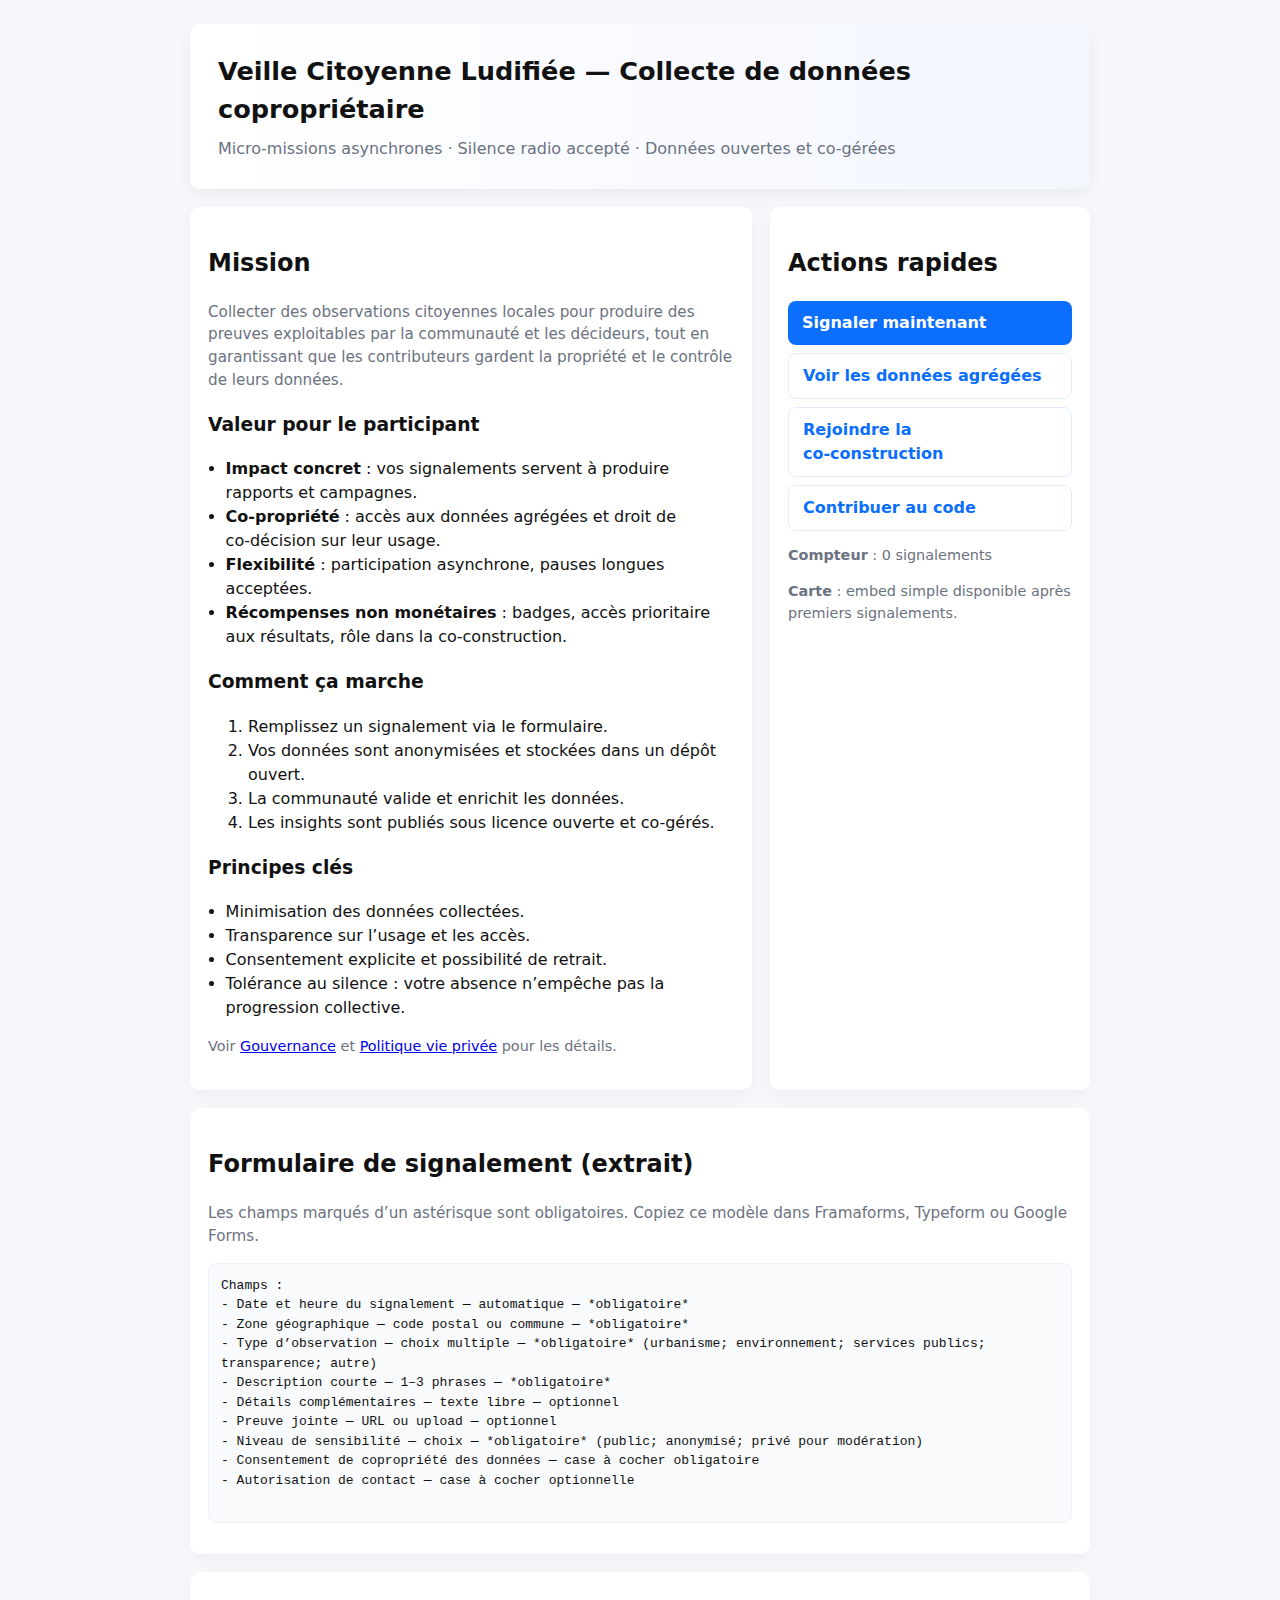
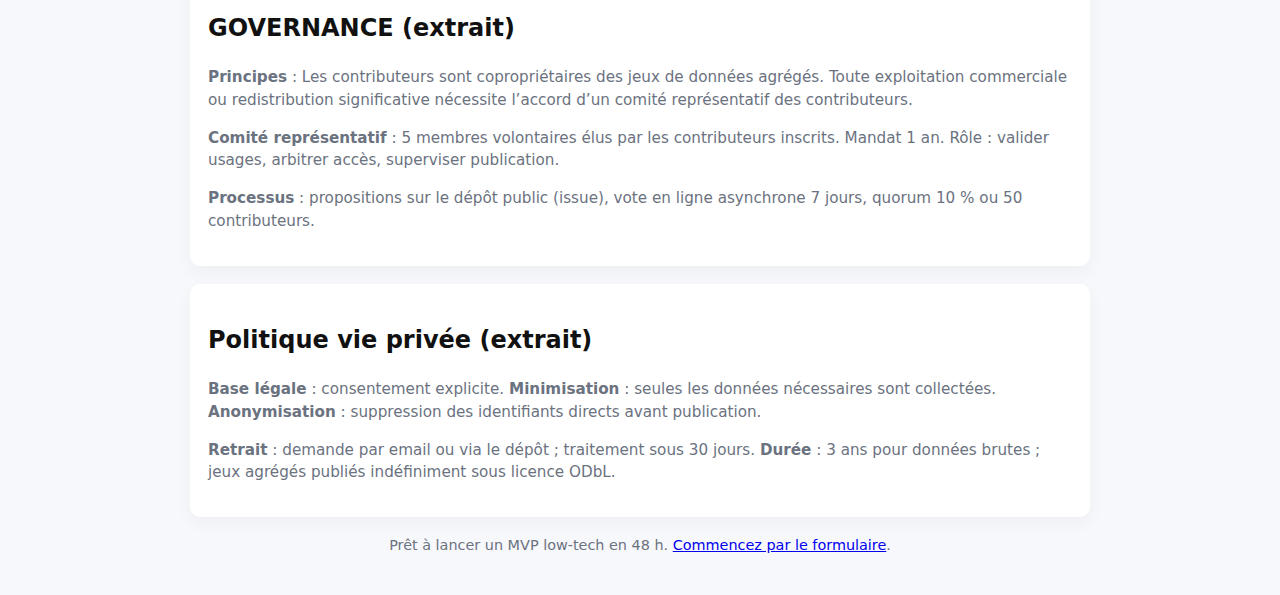
<file: index.html>
<!doctype html>
<html lang="fr">
<head>
  <meta charset="utf-8" />
  <meta name="viewport" content="width=device-width,initial-scale=1" />
  <title>Veille Citoyenne Ludifiée — Collecte de données copropriétaire</title>
  <meta name="description" content="Micro‑missions asynchrones · Silence radio accepté · Données ouvertes et co‑gérées" />
  <style>
    :root{--bg:#f7f8fb;--card:#ffffff;--accent:#0b6efd;--muted:#6b7280;--maxw:900px}
    body{font-family:system-ui,-apple-system,Segoe UI,Roboto,"Helvetica Neue",Arial;line-height:1.5;color:#111;background:var(--bg);margin:0;padding:24px;display:flex;justify-content:center}
    .wrap{max-width:var(--maxw);width:100%}
    header{background:linear-gradient(90deg,#fff 0,#f3f6ff 100%);padding:28px;border-radius:10px;box-shadow:0 6px 18px rgba(12,20,40,0.06);margin-bottom:18px}
    h1{margin:0 0 8px;font-size:1.6rem}
    p.lead{margin:0;color:var(--muted)}
    .grid{display:grid;grid-template-columns:1fr 320px;gap:18px}
    .card{background:var(--card);padding:18px;border-radius:10px;box-shadow:0 6px 18px rgba(12,20,40,0.04)}
    .small{font-size:0.95rem;color:var(--muted)}
    ul{padding-left:1.1rem}
    .cta{display:flex;flex-direction:column;gap:8px}
    .btn{display:inline-block;padding:10px 14px;border-radius:8px;text-decoration:none;color:#fff;background:var(--accent);font-weight:600}
    .btn.ghost{background:transparent;color:var(--accent);border:1px solid rgba(11,110,253,0.12)}
    .meta{font-size:0.9rem;color:var(--muted);margin-top:12px}
    footer{margin-top:18px;text-align:center;color:var(--muted);font-size:0.9rem}
    @media(max-width:880px){.grid{grid-template-columns:1fr;}.card{padding:14px}}
    code{background:#f3f4f6;padding:2px 6px;border-radius:6px;font-family:monospace;font-size:0.95em}
  </style>
</head>
<body>
  <main class="wrap" role="main" aria-labelledby="page-title">
    <header>
      <h1 id="page-title">Veille Citoyenne Ludifiée — Collecte de données copropriétaire</h1>
      <p class="lead">Micro‑missions asynchrones · Silence radio accepté · Données ouvertes et co‑gérées</p>
    </header>

    <div class="grid">
      <section class="card" aria-labelledby="mission-title">
        <h2 id="mission-title">Mission</h2>
        <p class="small">Collecter des observations citoyennes locales pour produire des preuves exploitables par la communauté et les décideurs, tout en garantissant que les contributeurs gardent la propriété et le contrôle de leurs données.</p>

        <h3>Valeur pour le participant</h3>
        <ul>
          <li><strong>Impact concret</strong> : vos signalements servent à produire rapports et campagnes.</li>
          <li><strong>Co‑propriété</strong> : accès aux données agrégées et droit de co‑décision sur leur usage.</li>
          <li><strong>Flexibilité</strong> : participation asynchrone, pauses longues acceptées.</li>
          <li><strong>Récompenses non monétaires</strong> : badges, accès prioritaire aux résultats, rôle dans la co‑construction.</li>
        </ul>

        <h3>Comment ça marche</h3>
        <ol>
          <li>Remplissez un signalement via le formulaire.</li>
          <li>Vos données sont anonymisées et stockées dans un dépôt ouvert.</li>
          <li>La communauté valide et enrichit les données.</li>
          <li>Les insights sont publiés sous licence ouverte et co‑gérés.</li>
        </ol>

        <h3>Principes clés</h3>
        <ul>
          <li>Minimisation des données collectées.</li>
          <li>Transparence sur l’usage et les accès.</li>
          <li>Consentement explicite et possibilité de retrait.</li>
          <li>Tolérance au silence : votre absence n’empêche pas la progression collective.</li>
        </ul>

        <p class="meta">Voir <a href="#governance">Gouvernance</a> et <a href="#privacy">Politique vie privée</a> pour les détails.</p>
      </section>

      <aside class="card" aria-labelledby="actions-title">
        <h2 id="actions-title">Actions rapides</h2>
        <div class="cta">
          <a class="btn" href="https://example.org/form" id="report-link">Signaler maintenant</a>
          <a class="btn ghost" href="https://example.org/data.csv" id="data-link">Voir les données agrégées</a>
          <a class="btn ghost" href="https://example.org/join" id="join-link">Rejoindre la co‑construction</a>
          <a class="btn ghost" href="https://github.com/example/repo" id="code-link">Contribuer au code</a>
        </div>

        <div class="meta" aria-hidden="false">
          <p><strong>Compteur</strong> : <span id="counter">0</span> signalements</p>
          <p><strong>Carte</strong> : embed simple disponible après premiers signalements.</p>
        </div>
      </aside>
    </div>

    <section class="card" id="form-section" aria-labelledby="form-title" style="margin-top:18px">
      <h2 id="form-title">Formulaire de signalement (extrait)</h2>
      <p class="small">Les champs marqués d’un astérisque sont obligatoires. Copiez ce modèle dans Framaforms, Typeform ou Google Forms.</p>

      <pre style="white-space:pre-wrap;background:#f8fafc;padding:12px;border-radius:8px;border:1px solid #eef2ff">
Champs :
- Date et heure du signalement — automatique — *obligatoire*
- Zone géographique — code postal ou commune — *obligatoire*
- Type d’observation — choix multiple — *obligatoire* (urbanisme; environnement; services publics; transparence; autre)
- Description courte — 1–3 phrases — *obligatoire*
- Détails complémentaires — texte libre — optionnel
- Preuve jointe — URL ou upload — optionnel
- Niveau de sensibilité — choix — *obligatoire* (public; anonymisé; privé pour modération)
- Consentement de copropriété des données — case à cocher obligatoire
- Autorisation de contact — case à cocher optionnelle
      </pre>
    </section>

    <section class="card" id="governance" aria-labelledby="gov-title" style="margin-top:18px">
      <h2 id="gov-title">GOVERNANCE (extrait)</h2>
      <p class="small"><strong>Principes</strong> : Les contributeurs sont copropriétaires des jeux de données agrégés. Toute exploitation commerciale ou redistribution significative nécessite l’accord d’un comité représentatif des contributeurs.</p>

      <p class="small"><strong>Comité représentatif</strong> : 5 membres volontaires élus par les contributeurs inscrits. Mandat 1 an. Rôle : valider usages, arbitrer accès, superviser publication.</p>

      <p class="small"><strong>Processus</strong> : propositions sur le dépôt public (issue), vote en ligne asynchrone 7 jours, quorum 10 % ou 50 contributeurs.</p>
    </section>

    <section class="card" id="privacy" aria-labelledby="privacy-title" style="margin-top:18px">
      <h2 id="privacy-title">Politique vie privée (extrait)</h2>
      <p class="small"><strong>Base légale</strong> : consentement explicite. <strong>Minimisation</strong> : seules les données nécessaires sont collectées. <strong>Anonymisation</strong> : suppression des identifiants directs avant publication.</p>

      <p class="small"><strong>Retrait</strong> : demande par email ou via le dépôt ; traitement sous 30 jours. <strong>Durée</strong> : 3 ans pour données brutes ; jeux agrégés publiés indéfiniment sous licence ODbL.</p>
    </section>

    <footer>
      <p>Prêt à lancer un MVP low‑tech en 48 h. <a href="#form-section">Commencez par le formulaire</a>.</p>
    </footer>
  </main>

  <script>
    // Petit script client pour compteur et liens de démonstration (à remplacer par données réelles)
    (function(){
      // compteur simulé
      var counter = document.getElementById('counter');
      var stored = localStorage.getItem('vc_count') || '0';
      counter.textContent = stored;

      // liens placeholders : remplacez les href par vos URLs réelles
      document.getElementById('report-link').href = 'https://example.org/form';
      document.getElementById('data-link').href = 'https://example.org/data.csv';
      document.getElementById('join-link').href = 'https://example.org/join';
      document.getElementById('code-link').href = 'https://github.com/example/repo';
    })();
  </script>
</body>
</html>
</file>
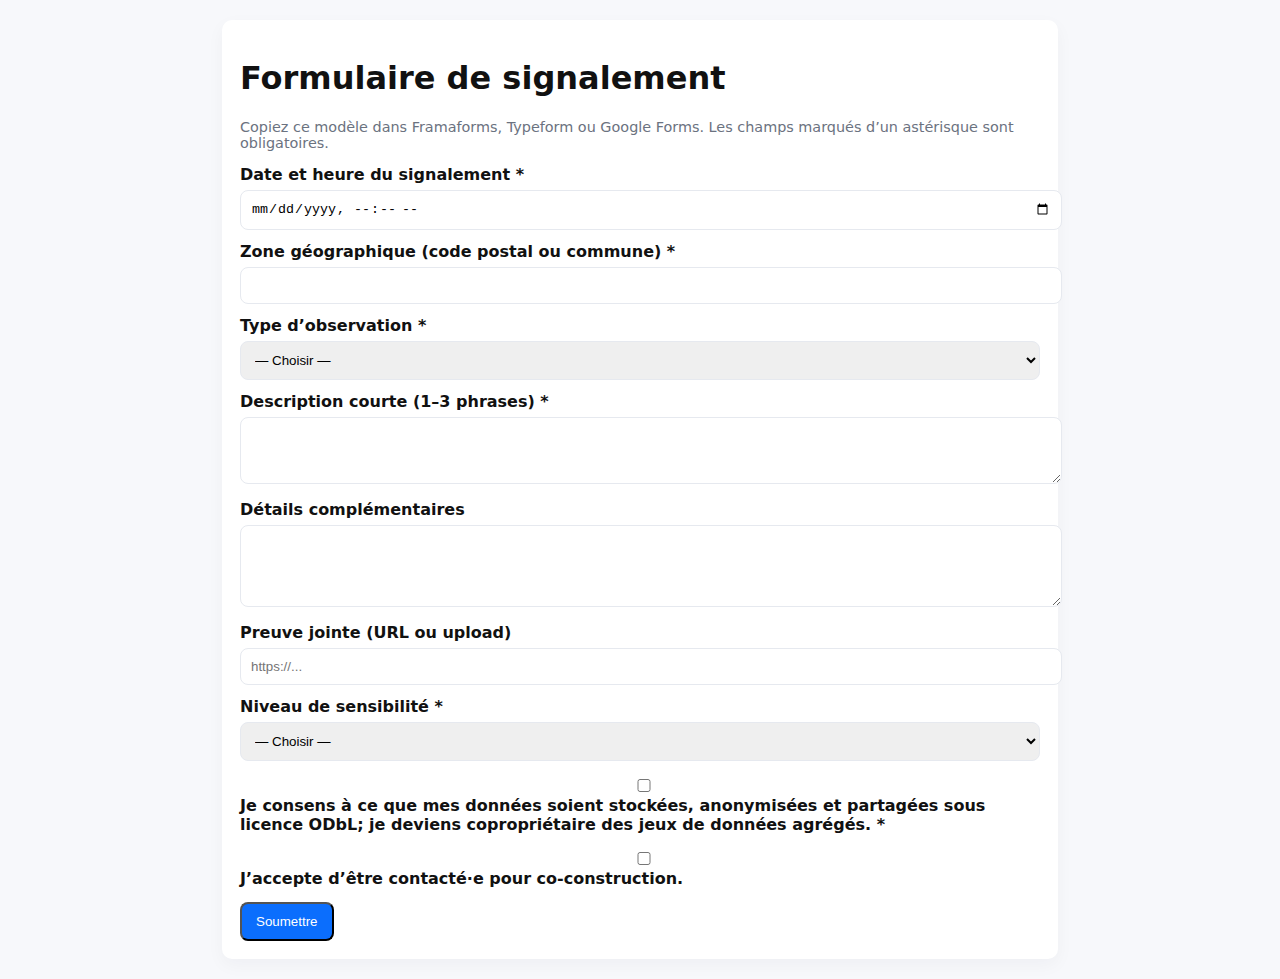
<file: form.html>
<!doctype html>
<html lang="fr">
<head>
  <meta charset="utf-8" />
  <meta name="viewport" content="width=device-width,initial-scale=1" />
  <title>Formulaire — Veille Citoyenne Ludifiée</title>
  <style>
    body{font-family:system-ui,Arial;margin:20px;background:#f7f8fb;color:#111}
    .wrap{max-width:800px;margin:0 auto;background:#fff;padding:18px;border-radius:10px;box-shadow:0 6px 18px rgba(12,20,40,0.04)}
    label{display:block;margin-top:12px;font-weight:600}
    input,textarea,select{width:100%;padding:10px;margin-top:6px;border:1px solid #e6e9ef;border-radius:8px}
    .hint{font-size:0.9rem;color:#6b7280;margin-top:6px}
    .btn{display:inline-block;margin-top:14px;padding:10px 14px;background:#0b6efd;color:#fff;border-radius:8px;text-decoration:none}
  </style>
</head>
<body>
  <main class="wrap">
    <h1>Formulaire de signalement</h1>
    <p class="hint">Copiez ce modèle dans Framaforms, Typeform ou Google Forms. Les champs marqués d’un astérisque sont obligatoires.</p>

    <form>
      <label>Date et heure du signalement *</label>
      <input type="datetime-local" name="date" required />

      <label>Zone géographique (code postal ou commune) *</label>
      <input type="text" name="commune" required />

      <label>Type d’observation *</label>
      <select name="type_observation" required>
        <option value="">— Choisir —</option>
        <option>urbanisme</option>
        <option>environnement</option>
        <option>services publics</option>
        <option>transparence</option>
        <option>autre</option>
      </select>

      <label>Description courte (1–3 phrases) *</label>
      <textarea name="description_courte" rows="3" required></textarea>

      <label>Détails complémentaires</label>
      <textarea name="details" rows="4"></textarea>

      <label>Preuve jointe (URL ou upload)</label>
      <input type="url" name="preuve_url" placeholder="https://..." />

      <label>Niveau de sensibilité *</label>
      <select name="niveau_sensibilite" required>
        <option value="">— Choisir —</option>
        <option>public</option>
        <option>anonymisé</option>
        <option>privé pour modération</option>
      </select>

      <label><input type="checkbox" name="consentement" required /> Je consens à ce que mes données soient stockées, anonymisées et partagées sous licence ODbL; je deviens copropriétaire des jeux de données agrégés. *</label>

      <label><input type="checkbox" name="autorisation_contact" /> J’accepte d’être contacté·e pour co‑construction.</label>

      <button class="btn" type="submit">Soumettre</button>
    </form>
  </main>
</body>
</html>
</file>
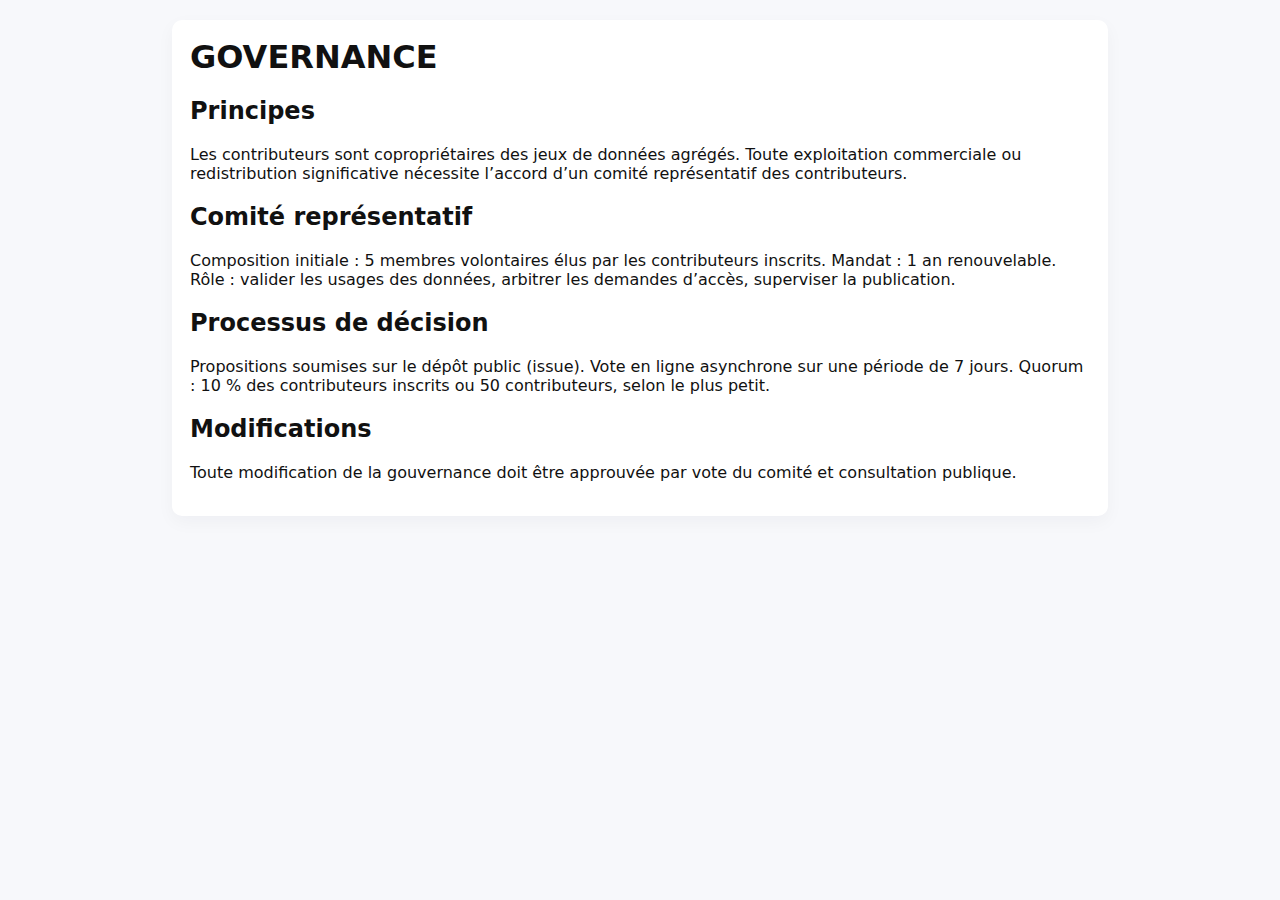
<file: GOVERNANCE.html>
<!doctype html>
<html lang="fr">
<head>
  <meta charset="utf-8" />
  <meta name="viewport" content="width=device-width,initial-scale=1" />
  <title>Gouvernance — Veille Citoyenne Ludifiée</title>
  <style>body{font-family:system-ui,Arial;margin:20px;background:#f7f8fb;color:#111}.wrap{max-width:900px;margin:0 auto;background:#fff;padding:18px;border-radius:10px;box-shadow:0 6px 18px rgba(12,20,40,0.04)}h1{margin-top:0}.section{margin-top:12px}</style>
</head>
<body>
  <main class="wrap">
    <h1>GOVERNANCE</h1>

    <section class="section">
      <h2>Principes</h2>
      <p>Les contributeurs sont copropriétaires des jeux de données agrégés. Toute exploitation commerciale ou redistribution significative nécessite l’accord d’un comité représentatif des contributeurs.</p>
    </section>

    <section class="section">
      <h2>Comité représentatif</h2>
      <p>Composition initiale : 5 membres volontaires élus par les contributeurs inscrits. Mandat : 1 an renouvelable. Rôle : valider les usages des données, arbitrer les demandes d’accès, superviser la publication.</p>
    </section>

    <section class="section">
      <h2>Processus de décision</h2>
      <p>Propositions soumises sur le dépôt public (issue). Vote en ligne asynchrone sur une période de 7 jours. Quorum : 10 % des contributeurs inscrits ou 50 contributeurs, selon le plus petit.</p>
    </section>

    <section class="section">
      <h2>Modifications</h2>
      <p>Toute modification de la gouvernance doit être approuvée par vote du comité et consultation publique.</p>
    </section>
  </main>
</body>
</html>
</file>
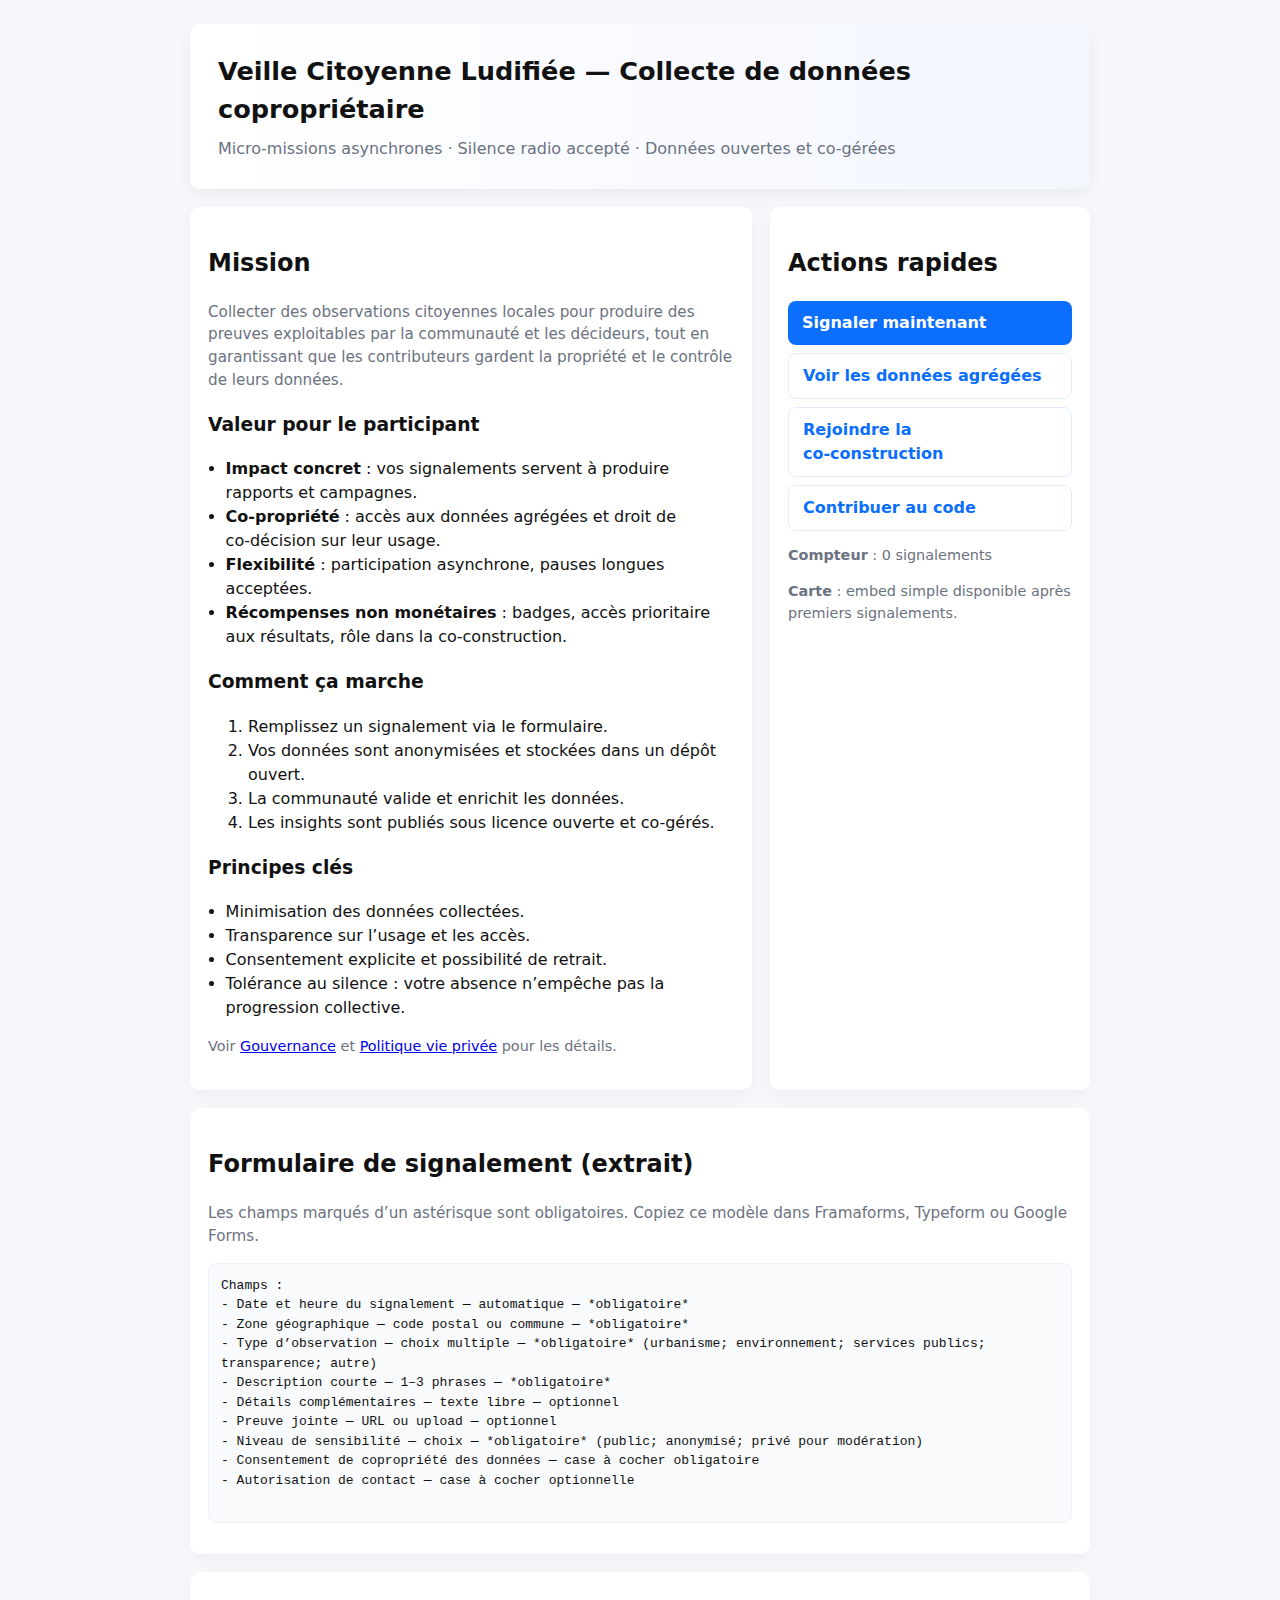
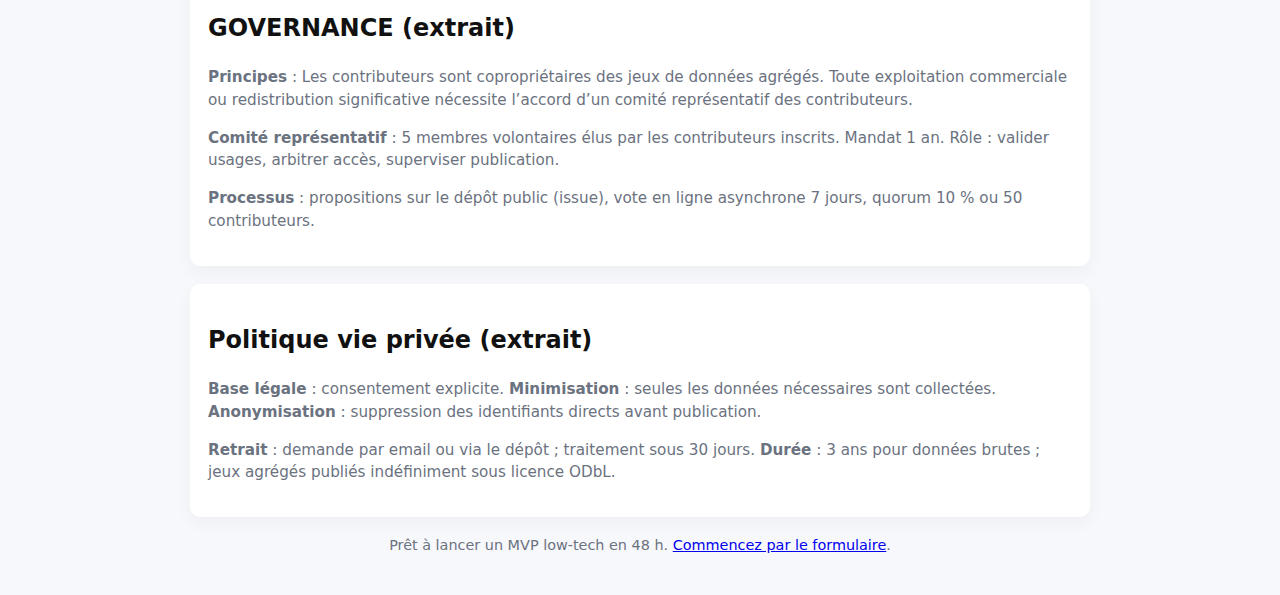
<file: home.html>
<!doctype html>
<html lang="fr">
<head>
  <meta charset="utf-8" />
  <meta name="viewport" content="width=device-width,initial-scale=1" />
  <title>Veille Citoyenne Ludifiée — Collecte de données copropriétaire</title>
  <meta name="description" content="Micro‑missions asynchrones · Silence radio accepté · Données ouvertes et co‑gérées" />
  <style>
    :root{--bg:#f7f8fb;--card:#ffffff;--accent:#0b6efd;--muted:#6b7280;--maxw:900px}
    body{font-family:system-ui,-apple-system,Segoe UI,Roboto,"Helvetica Neue",Arial;line-height:1.5;color:#111;background:var(--bg);margin:0;padding:24px;display:flex;justify-content:center}
    .wrap{max-width:var(--maxw);width:100%}
    header{background:linear-gradient(90deg,#fff 0,#f3f6ff 100%);padding:28px;border-radius:10px;box-shadow:0 6px 18px rgba(12,20,40,0.06);margin-bottom:18px}
    h1{margin:0 0 8px;font-size:1.6rem}
    p.lead{margin:0;color:var(--muted)}
    .grid{display:grid;grid-template-columns:1fr 320px;gap:18px}
    .card{background:var(--card);padding:18px;border-radius:10px;box-shadow:0 6px 18px rgba(12,20,40,0.04)}
    .small{font-size:0.95rem;color:var(--muted)}
    ul{padding-left:1.1rem}
    .cta{display:flex;flex-direction:column;gap:8px}
    .btn{display:inline-block;padding:10px 14px;border-radius:8px;text-decoration:none;color:#fff;background:var(--accent);font-weight:600}
    .btn.ghost{background:transparent;color:var(--accent);border:1px solid rgba(11,110,253,0.12)}
    .meta{font-size:0.9rem;color:var(--muted);margin-top:12px}
    footer{margin-top:18px;text-align:center;color:var(--muted);font-size:0.9rem}
    @media(max-width:880px){.grid{grid-template-columns:1fr;}.card{padding:14px}}
    code{background:#f3f4f6;padding:2px 6px;border-radius:6px;font-family:monospace;font-size:0.95em}
  </style>
</head>
<body>
  <main class="wrap" role="main" aria-labelledby="page-title">
    <header>
      <h1 id="page-title">Veille Citoyenne Ludifiée — Collecte de données copropriétaire</h1>
      <p class="lead">Micro‑missions asynchrones · Silence radio accepté · Données ouvertes et co‑gérées</p>
    </header>

    <div class="grid">
      <section class="card" aria-labelledby="mission-title">
        <h2 id="mission-title">Mission</h2>
        <p class="small">Collecter des observations citoyennes locales pour produire des preuves exploitables par la communauté et les décideurs, tout en garantissant que les contributeurs gardent la propriété et le contrôle de leurs données.</p>

        <h3>Valeur pour le participant</h3>
        <ul>
          <li><strong>Impact concret</strong> : vos signalements servent à produire rapports et campagnes.</li>
          <li><strong>Co‑propriété</strong> : accès aux données agrégées et droit de co‑décision sur leur usage.</li>
          <li><strong>Flexibilité</strong> : participation asynchrone, pauses longues acceptées.</li>
          <li><strong>Récompenses non monétaires</strong> : badges, accès prioritaire aux résultats, rôle dans la co‑construction.</li>
        </ul>

        <h3>Comment ça marche</h3>
        <ol>
          <li>Remplissez un signalement via le formulaire.</li>
          <li>Vos données sont anonymisées et stockées dans un dépôt ouvert.</li>
          <li>La communauté valide et enrichit les données.</li>
          <li>Les insights sont publiés sous licence ouverte et co‑gérés.</li>
        </ol>

        <h3>Principes clés</h3>
        <ul>
          <li>Minimisation des données collectées.</li>
          <li>Transparence sur l’usage et les accès.</li>
          <li>Consentement explicite et possibilité de retrait.</li>
          <li>Tolérance au silence : votre absence n’empêche pas la progression collective.</li>
        </ul>

        <p class="meta">Voir <a href="#governance">Gouvernance</a> et <a href="#privacy">Politique vie privée</a> pour les détails.</p>
      </section>

      <aside class="card" aria-labelledby="actions-title">
        <h2 id="actions-title">Actions rapides</h2>
        <div class="cta">
          <a class="btn" href="https://example.org/form" id="report-link">Signaler maintenant</a>
          <a class="btn ghost" href="https://example.org/data.csv" id="data-link">Voir les données agrégées</a>
          <a class="btn ghost" href="https://example.org/join" id="join-link">Rejoindre la co‑construction</a>
          <a class="btn ghost" href="https://github.com/example/repo" id="code-link">Contribuer au code</a>
        </div>

        <div class="meta" aria-hidden="false">
          <p><strong>Compteur</strong> : <span id="counter">0</span> signalements</p>
          <p><strong>Carte</strong> : embed simple disponible après premiers signalements.</p>
        </div>
      </aside>
    </div>

    <section class="card" id="form-section" aria-labelledby="form-title" style="margin-top:18px">
      <h2 id="form-title">Formulaire de signalement (extrait)</h2>
      <p class="small">Les champs marqués d’un astérisque sont obligatoires. Copiez ce modèle dans Framaforms, Typeform ou Google Forms.</p>

      <pre style="white-space:pre-wrap;background:#f8fafc;padding:12px;border-radius:8px;border:1px solid #eef2ff">
Champs :
- Date et heure du signalement — automatique — *obligatoire*
- Zone géographique — code postal ou commune — *obligatoire*
- Type d’observation — choix multiple — *obligatoire* (urbanisme; environnement; services publics; transparence; autre)
- Description courte — 1–3 phrases — *obligatoire*
- Détails complémentaires — texte libre — optionnel
- Preuve jointe — URL ou upload — optionnel
- Niveau de sensibilité — choix — *obligatoire* (public; anonymisé; privé pour modération)
- Consentement de copropriété des données — case à cocher obligatoire
- Autorisation de contact — case à cocher optionnelle
      </pre>
    </section>

    <section class="card" id="governance" aria-labelledby="gov-title" style="margin-top:18px">
      <h2 id="gov-title">GOVERNANCE (extrait)</h2>
      <p class="small"><strong>Principes</strong> : Les contributeurs sont copropriétaires des jeux de données agrégés. Toute exploitation commerciale ou redistribution significative nécessite l’accord d’un comité représentatif des contributeurs.</p>

      <p class="small"><strong>Comité représentatif</strong> : 5 membres volontaires élus par les contributeurs inscrits. Mandat 1 an. Rôle : valider usages, arbitrer accès, superviser publication.</p>

      <p class="small"><strong>Processus</strong> : propositions sur le dépôt public (issue), vote en ligne asynchrone 7 jours, quorum 10 % ou 50 contributeurs.</p>
    </section>

    <section class="card" id="privacy" aria-labelledby="privacy-title" style="margin-top:18px">
      <h2 id="privacy-title">Politique vie privée (extrait)</h2>
      <p class="small"><strong>Base légale</strong> : consentement explicite. <strong>Minimisation</strong> : seules les données nécessaires sont collectées. <strong>Anonymisation</strong> : suppression des identifiants directs avant publication.</p>

      <p class="small"><strong>Retrait</strong> : demande par email ou via le dépôt ; traitement sous 30 jours. <strong>Durée</strong> : 3 ans pour données brutes ; jeux agrégés publiés indéfiniment sous licence ODbL.</p>
    </section>

    <footer>
      <p>Prêt à lancer un MVP low‑tech en 48 h. <a href="#form-section">Commencez par le formulaire</a>.</p>
    </footer>
  </main>

  <script>
    // Petit script client pour compteur et liens de démonstration (à remplacer par données réelles)
    (function(){
      // compteur simulé
      var counter = document.getElementById('counter');
      var stored = localStorage.getItem('vc_count') || '0';
      counter.textContent = stored;

      // liens placeholders : remplacez les href par vos URLs réelles
      document.getElementById('report-link').href = 'https://example.org/form';
      document.getElementById('data-link').href = 'https://example.org/data.csv';
      document.getElementById('join-link').href = 'https://example.org/join';
      document.getElementById('code-link').href = 'https://github.com/example/repo';
    })();
  </script>
</body>
</html>
</file>
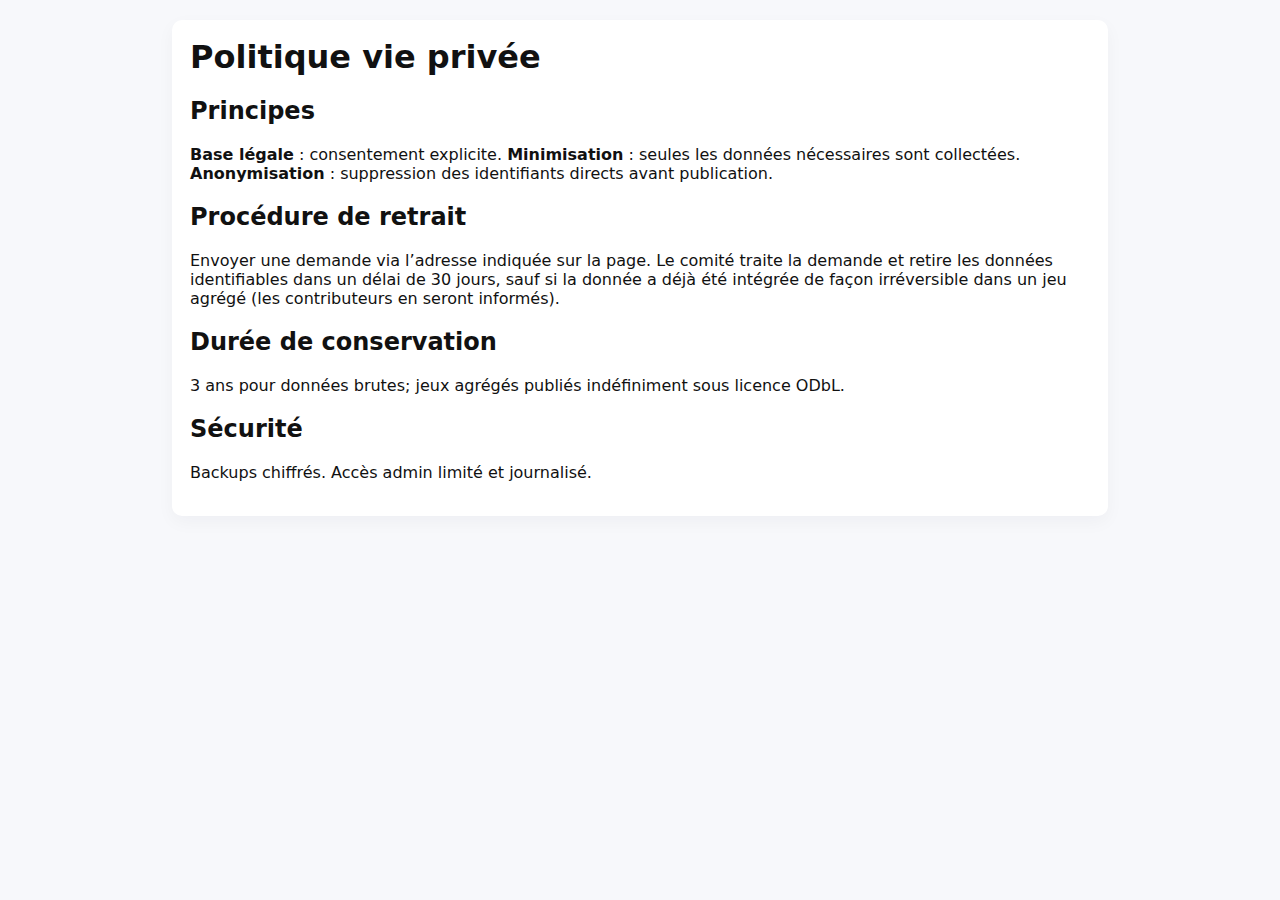
<file: PRIVACY.html>
<!doctype html>
<html lang="fr">
<head>
  <meta charset="utf-8" />
  <meta name="viewport" content="width=device-width,initial-scale=1" />
  <title>Politique vie privée — Veille Citoyenne Ludifiée</title>
  <style>body{font-family:system-ui,Arial;margin:20px;background:#f7f8fb;color:#111}.wrap{max-width:900px;margin:0 auto;background:#fff;padding:18px;border-radius:10px;box-shadow:0 6px 18px rgba(12,20,40,0.04)}h1{margin-top:0}.section{margin-top:12px}</style>
</head>
<body>
  <main class="wrap">
    <h1>Politique vie privée</h1>

    <section class="section">
      <h2>Principes</h2>
      <p><strong>Base légale</strong> : consentement explicite. <strong>Minimisation</strong> : seules les données nécessaires sont collectées. <strong>Anonymisation</strong> : suppression des identifiants directs avant publication.</p>
    </section>

    <section class="section">
      <h2>Procédure de retrait</h2>
      <p>Envoyer une demande via l’adresse indiquée sur la page. Le comité traite la demande et retire les données identifiables dans un délai de 30 jours, sauf si la donnée a déjà été intégrée de façon irréversible dans un jeu agrégé (les contributeurs en seront informés).</p>
    </section>

    <section class="section">
      <h2>Durée de conservation</h2>
      <p>3 ans pour données brutes; jeux agrégés publiés indéfiniment sous licence ODbL.</p>
    </section>

    <section class="section">
      <h2>Sécurité</h2>
      <p>Backups chiffrés. Accès admin limité et journalisé.</p>
    </section>
  </main>
</body>
</html>
</file>
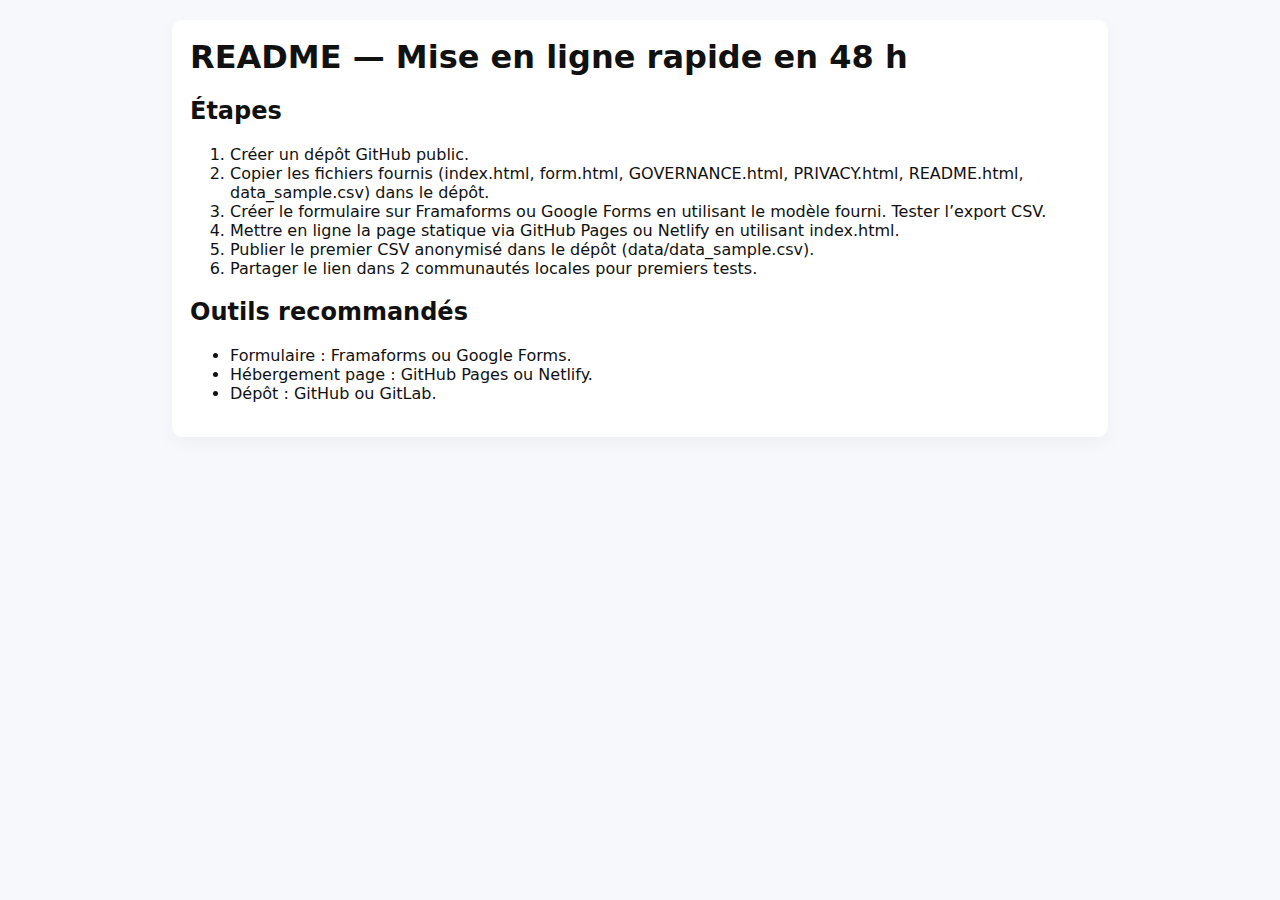
<file: README.html>
<!doctype html>
<html lang="fr">
<head>
  <meta charset="utf-8" />
  <meta name="viewport" content="width=device-width,initial-scale=1" />
  <title>README — Mise en ligne rapide</title>
  <style>body{font-family:system-ui,Arial;margin:20px;background:#f7f8fb;color:#111}.wrap{max-width:900px;margin:0 auto;background:#fff;padding:18px;border-radius:10px;box-shadow:0 6px 18px rgba(12,20,40,0.04)}h1{margin-top:0}.step{margin-top:12px}</style>
</head>
<body>
  <main class="wrap">
    <h1>README — Mise en ligne rapide en 48 h</h1>

    <div class="step">
      <h2>Étapes</h2>
      <ol>
        <li>Créer un dépôt GitHub public.</li>
        <li>Copier les fichiers fournis (index.html, form.html, GOVERNANCE.html, PRIVACY.html, README.html, data_sample.csv) dans le dépôt.</li>
        <li>Créer le formulaire sur Framaforms ou Google Forms en utilisant le modèle fourni. Tester l’export CSV.</li>
        <li>Mettre en ligne la page statique via GitHub Pages ou Netlify en utilisant index.html.</li>
        <li>Publier le premier CSV anonymisé dans le dépôt (data/data_sample.csv).</li>
        <li>Partager le lien dans 2 communautés locales pour premiers tests.</li>
      </ol>
    </div>

    <div class="step">
      <h2>Outils recommandés</h2>
      <ul>
        <li>Formulaire : Framaforms ou Google Forms.</li>
        <li>Hébergement page : GitHub Pages ou Netlify.</li>
        <li>Dépôt : GitHub ou GitLab.</li>
      </ul>
    </div>
  </main>
</body>
</html>
</file>
